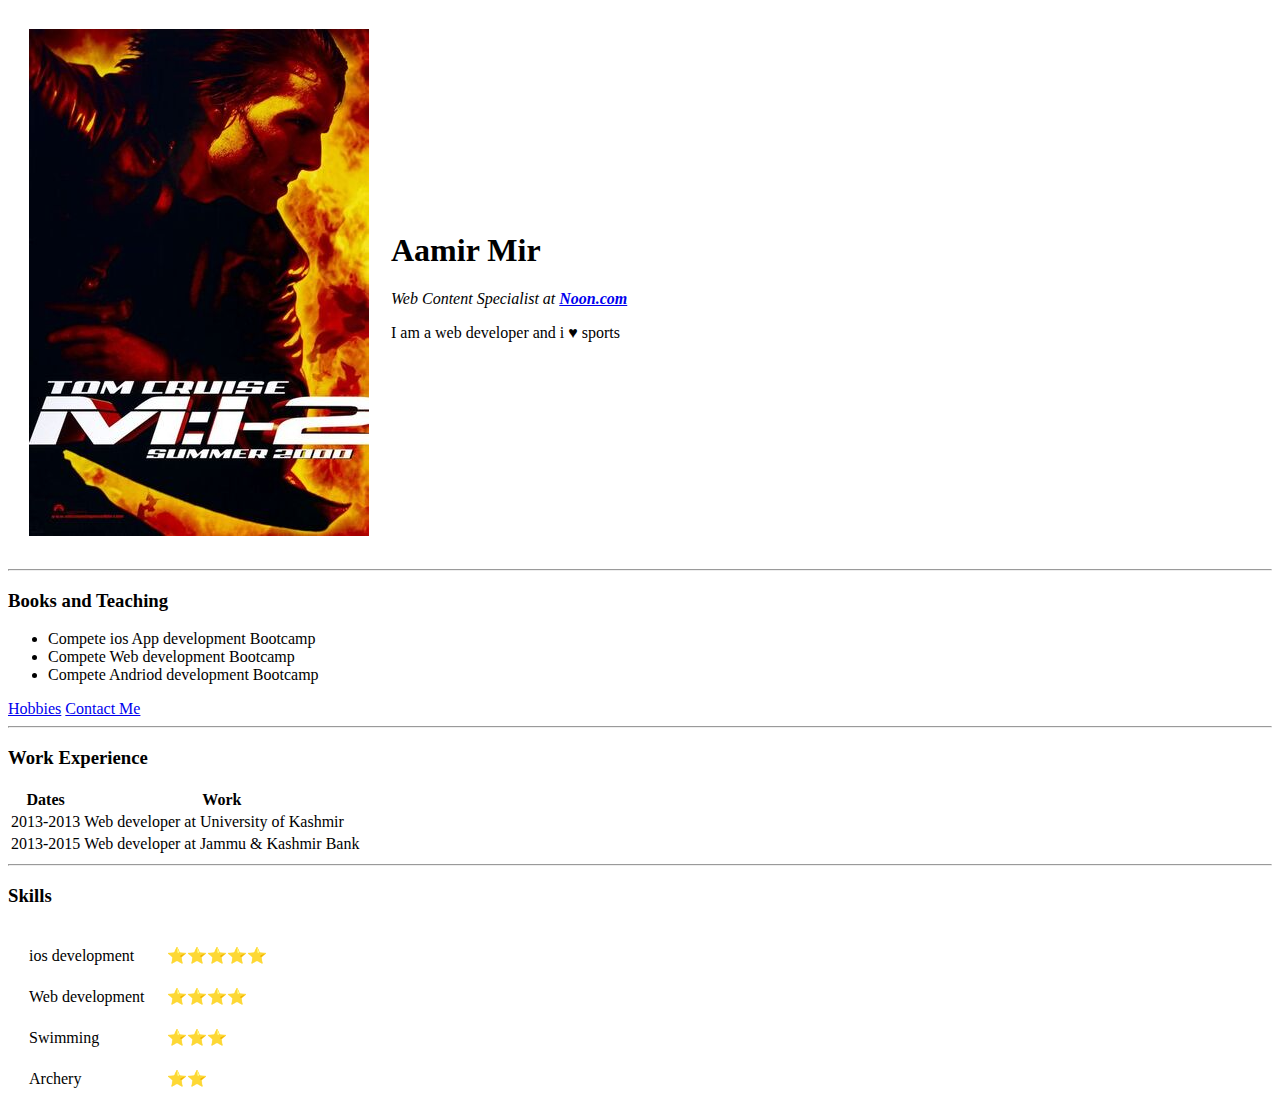
<file: index.html>
<!DOCTYPE html>
<html lang="en" dir="ltr">

<head>
  <meta charset="utf-8">
  <title>Aamir's Personal Site</title>
</head>

<body>
  <table cellspacing="20">
    <tr>
      <td><img src="aamir.jpg" alt="Aamir Mir's profile picture"></td>
      <td><h1>Aamir Mir</h1>  <p><em>Web Content Specialist at <strong> <a href="https://www.noon.com/">Noon.com</a></strong> </em></p>
        <p>I am a web developer and i ♥ sports</p></td>
    </tr>
  </table>

  <hr>
  <h3>Books and Teaching </h3>
  <ul>
    <li>Compete ios App development Bootcamp</li>
    <li>Compete Web development Bootcamp</li>
    <li>Compete Andriod development Bootcamp</li>
  </ul>
  <a href="hobbies.html">Hobbies</a>
  <a href="contact-me.html">Contact Me</a>
  <hr>
<h3>Work Experience</h3>
<table>
  <thead>
    <th>Dates</th>
    <th>Work</th>
  </thead>

  <tbody>
    <tr>
      <td>2013-2013</td>
      <td>Web developer at University of Kashmir</td>
    </tr>
    <tr>
      <td>2013-2015</td>
      <td> Web developer at Jammu & Kashmir Bank</td>
    </tr>
  </tbody>
  <tfoot>

  </tfoot>
</table>
<hr>
<h3>Skills</h3>
<table cellspacing="20">
  <tr>
    <td>ios development </td><td>⭐⭐⭐⭐⭐</td>
  </tr>
  <tr>
  <td> Web development </td><td>⭐⭐⭐⭐</td>
  </tr>
  <tr>
    <td> Swimming </td><td>⭐⭐⭐</td>
  </tr>
  <tr>
    <td>Archery </td><td>⭐⭐</td>
  </tr>
</table>


</body>

</html>
</file>
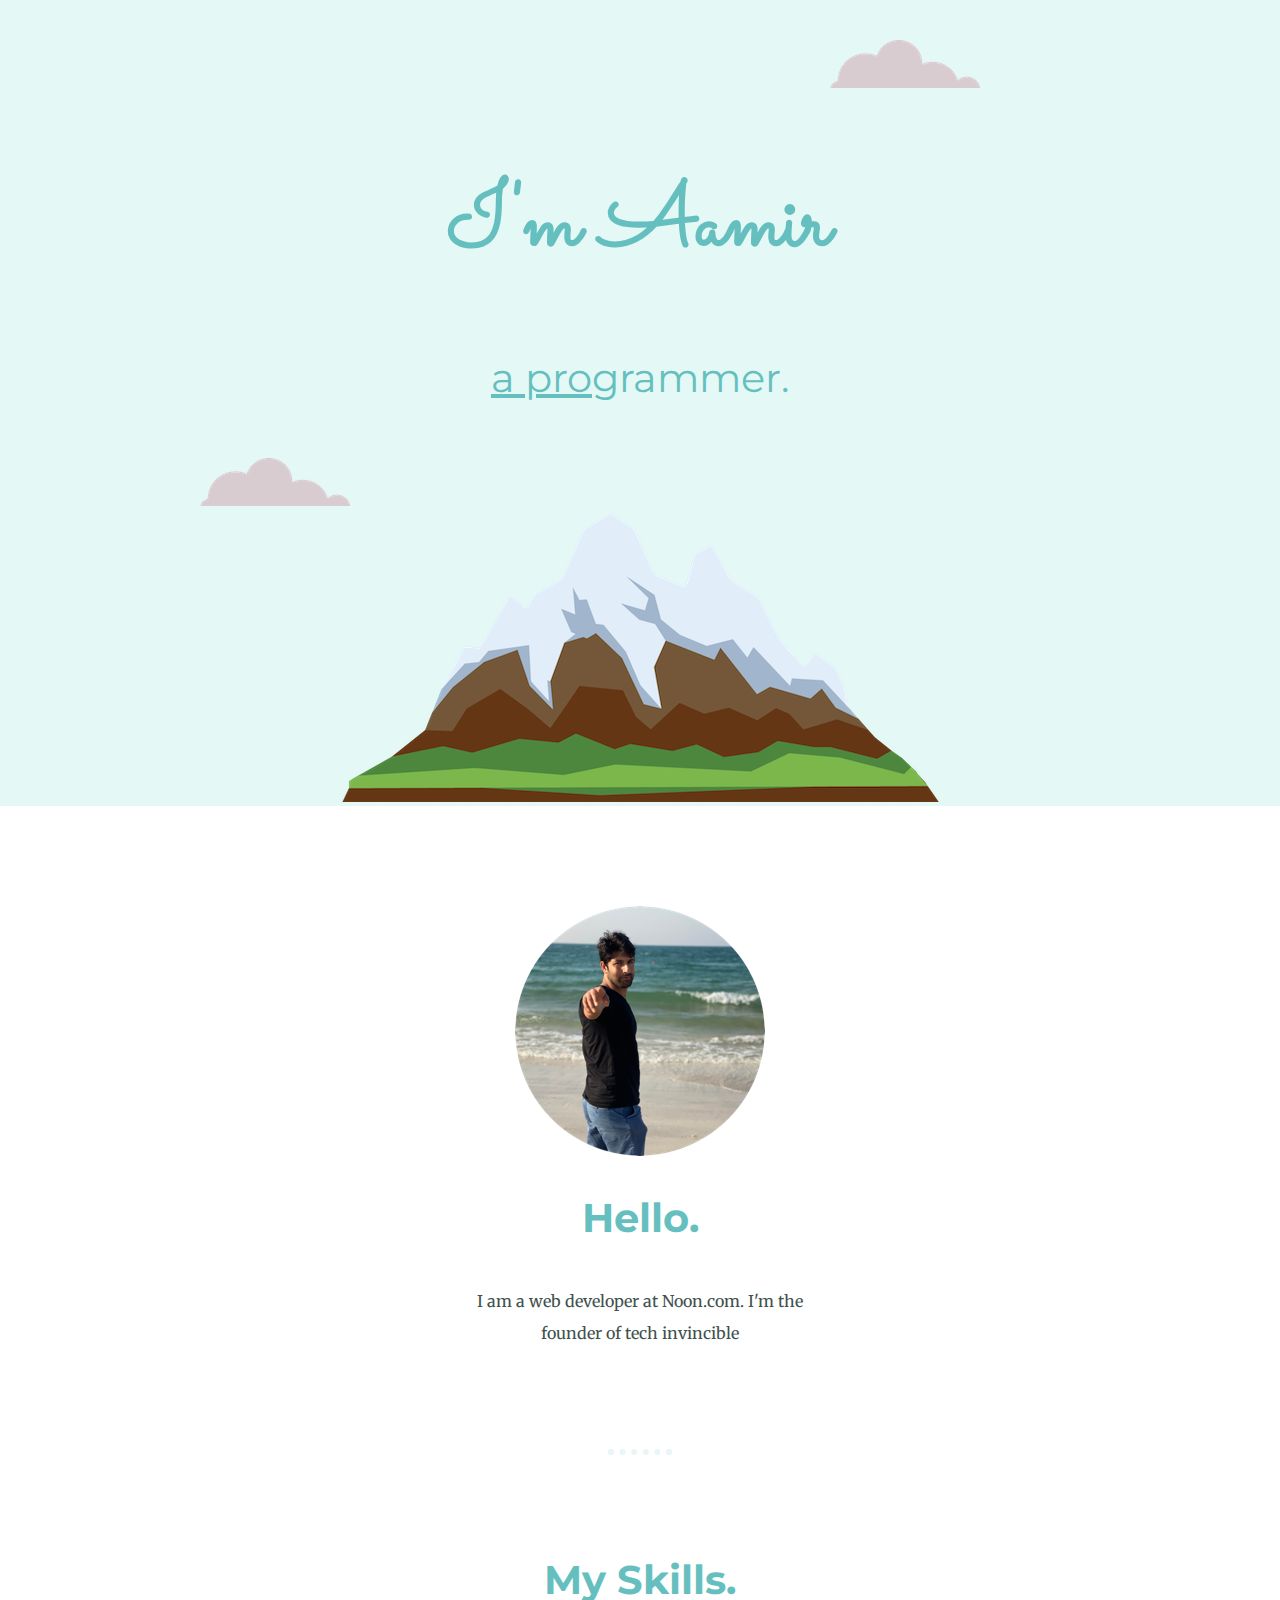
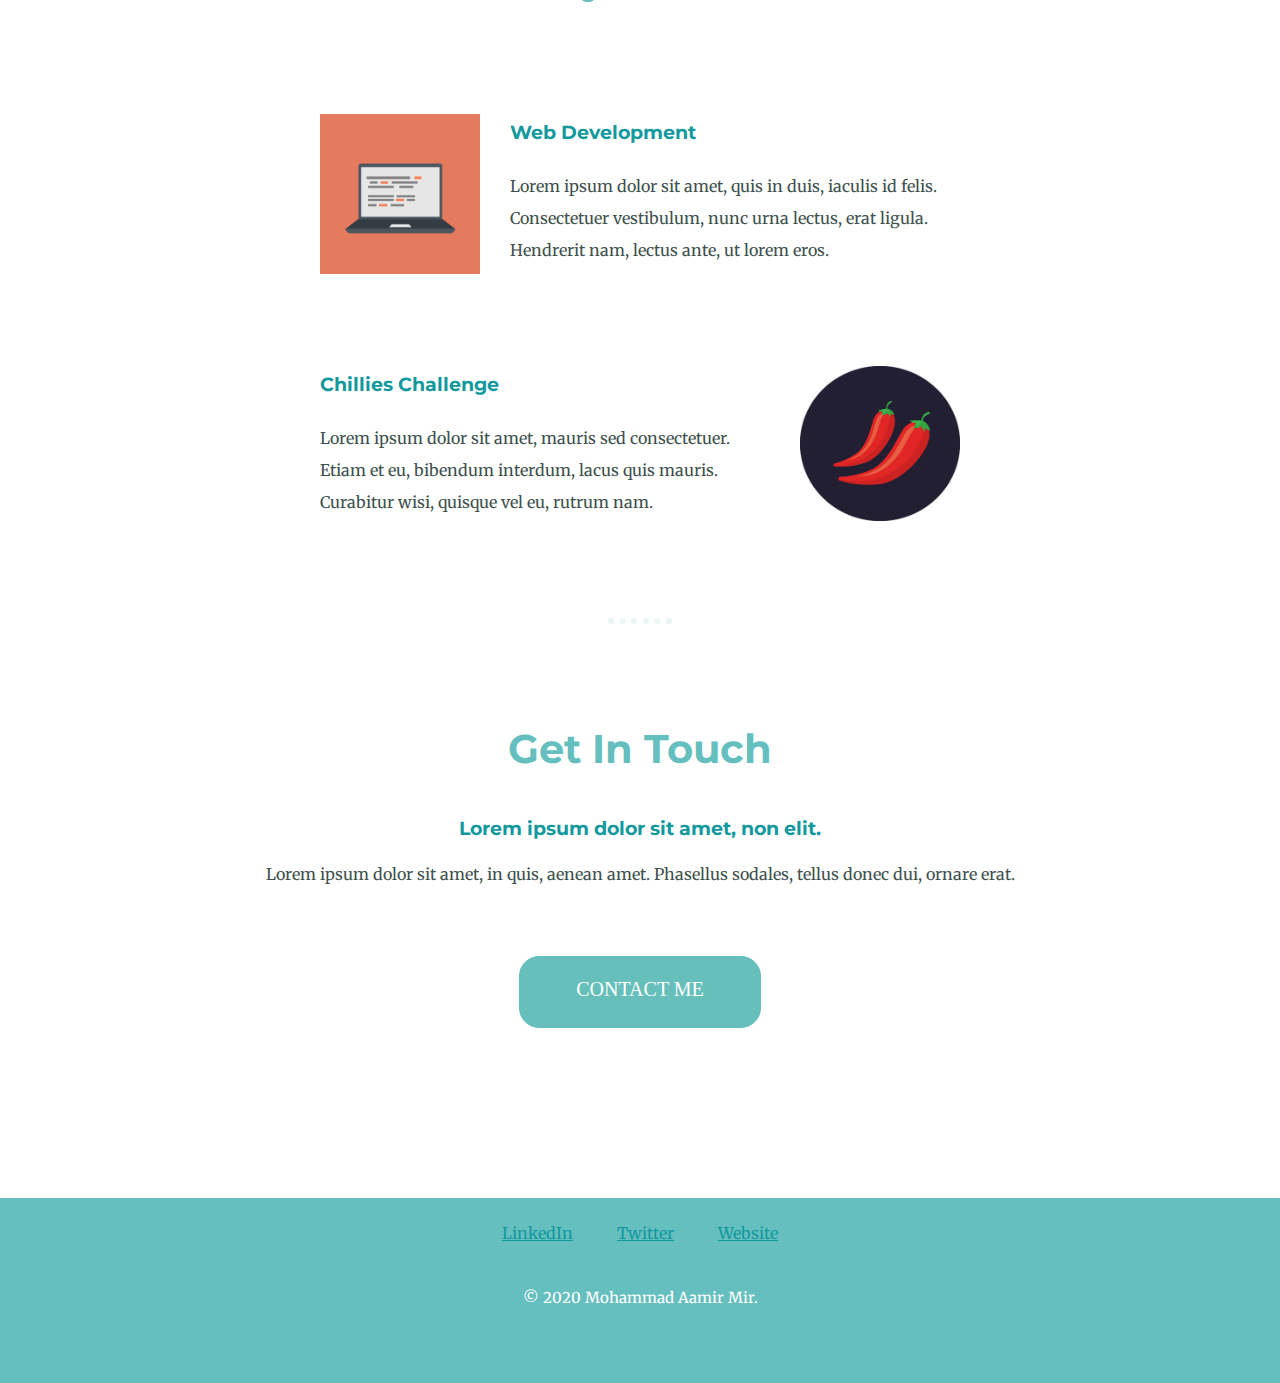
<file: CSS - My Site/index.html>
<!DOCTYPE html>
<html lang="en" dir="ltr">
  <head>
    <meta charset="utf-8">
    <title>Mohammad Aamir Mir</title>
    <link rel="stylesheet" href="css/styles.css">
    <link rel="icon" href="favicon.ico">
    <link href="https://fonts.googleapis.com/css?family=Merriweather|Montserrat|Sacramento&display=swap" rel="stylesheet">
  </head>
  <body>
    <div class="top-container">
      <img class="top-cloud" src="images/cloud.png" alt="cloud-img ">
      <h1>I'm Aamir</h1>
      <h2 class="pro"><span>a pro</span>grammer.</h2>
      <img class="bottom-cloud" src="images/cloud.png" alt="cloud-img ">
      <img src="images/mountain.png" alt="mountain-img ">
    </div>
    <div class="middle-container">
      <div class="profile">
        <img src="images/propic.png" alt="profile-pic">
        <h2>Hello.</h2>
        <p class="intro">I am a web developer at Noon.com. I'm the founder of tech invincible</p>
      </div>
      <hr>
      <div class="skills">
        <h2>My Skills.</h2>
        <div class="skill-row">
          <img class="code-img" src="images/computer.png" alt="skills-img">
          <h3>Web Development</h3>
          <p class="code-skill-description">Lorem ipsum dolor sit amet, quis in duis, iaculis id felis. Consectetuer vestibulum, nunc urna lectus, erat ligula. Hendrerit nam, lectus ante, ut lorem eros.</p>
        </div>
        <div class="skill-row">
          <img class="chillie-img" src="images/chillies.png" alt="chillies-img">
          <h3>Chillies Challenge</h3>
          <p class="chillie-skill-description">Lorem ipsum dolor sit amet, mauris sed consectetuer. Etiam et eu, bibendum interdum, lacus quis mauris. Curabitur wisi, quisque vel eu, rutrum nam.</p>
        </div>
      </div>
      <hr>
      <div class="contact-me">
        <h2>Get In Touch</h2>
        <h3>Lorem ipsum dolor sit amet, non elit.</h3>
        <p>Lorem ipsum dolor sit amet, in quis, aenean amet. Phasellus sodales, tellus donec dui, ornare erat.</p>
        <a class="contact_me" href="mailto:aamir.mir@gmail.com">CONTACT ME</a></a>
      </div>
    </div>


    <div class="bottom-container">
      <a class="footer-link" href="https://www.linkedin.com/">LinkedIn</a>
      <a class="footer-link" href="https://twitter.com/">Twitter</a>
      <a class="footer-link" href="https://www.appbrewery.co/">Website</a>
      <p>© 2020 Mohammad Aamir Mir.</p>
    </div>

  </body>
</html>
</file>
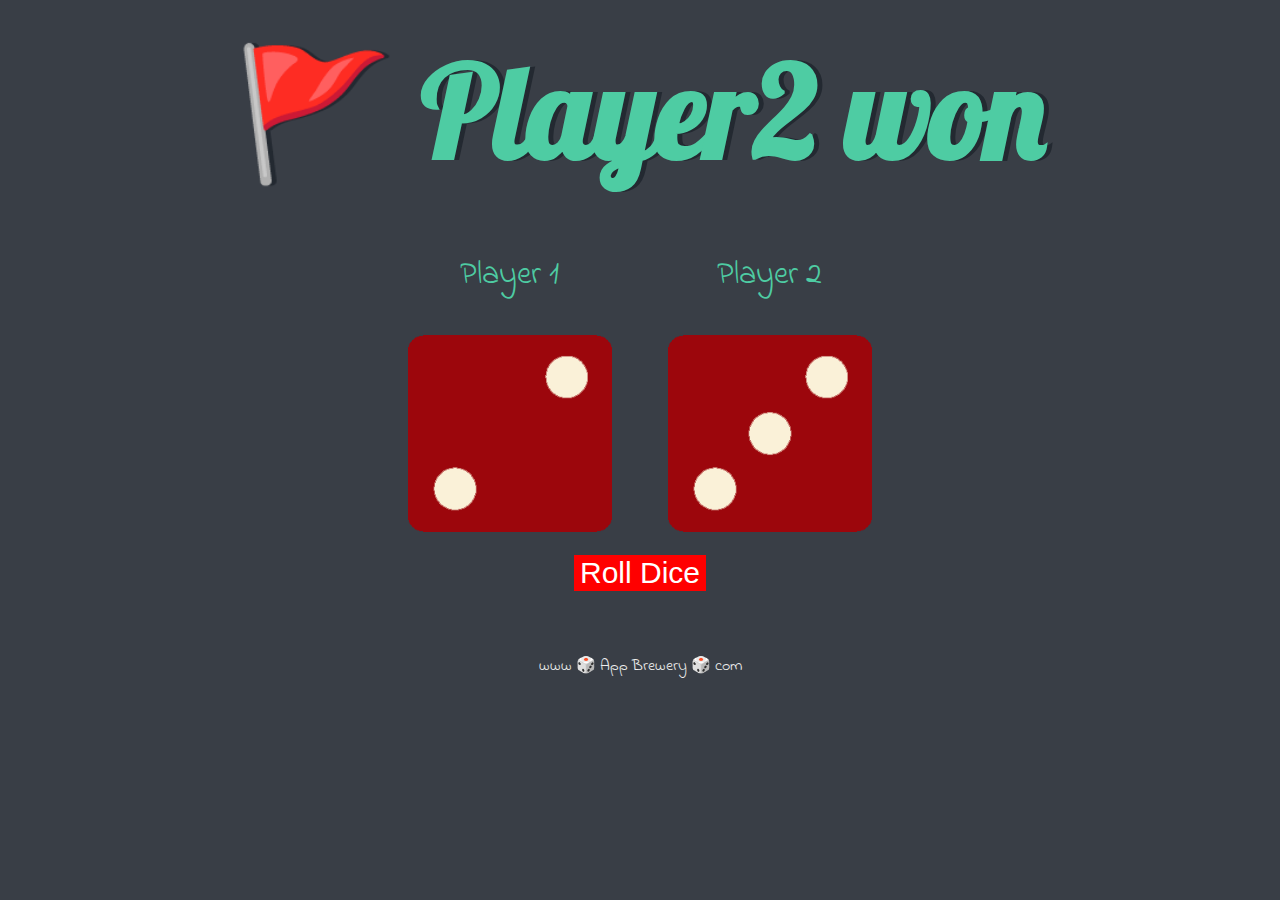
<file: Dicee-Challenge/index.html>
<!DOCTYPE html>
<html lang="en" dir="ltr">
  <head>
    <meta charset="utf-8">
    <title>Dicee</title>
    <link rel="stylesheet" href="styles.css">
    <link href="https://fonts.googleapis.com/css?family=Indie+Flower|Lobster" rel="stylesheet">
  <link rel="icon" href="https://raw.githubusercontent.com/mohdamirmir/cv/master/CSS%20-%20My%20Site/favicon.ico">

  </head>
  <body>

    <div class="container">
      <h1>Refresh Me</h1>

      <div class="dice">
        <p>Player 1</p>
        <img class="img1" src="images/dice6.png">
      </div>

      <div class="dice">
        <p>Player 2</p>
        <img class="img2" src="images/dice6.png">
      </div>

    </div>
    <div class="btn">
      <button id = "btn" type="button" name="button" value="Roll Dice" onclick="location.reload()" >Roll Dice</button>

    </div>
    <script src="index.js" type="text/javascript">
    </script>
  </body>

  <footer>
    www 🎲 App Brewery 🎲 com
  </footer>
</html>
</file>
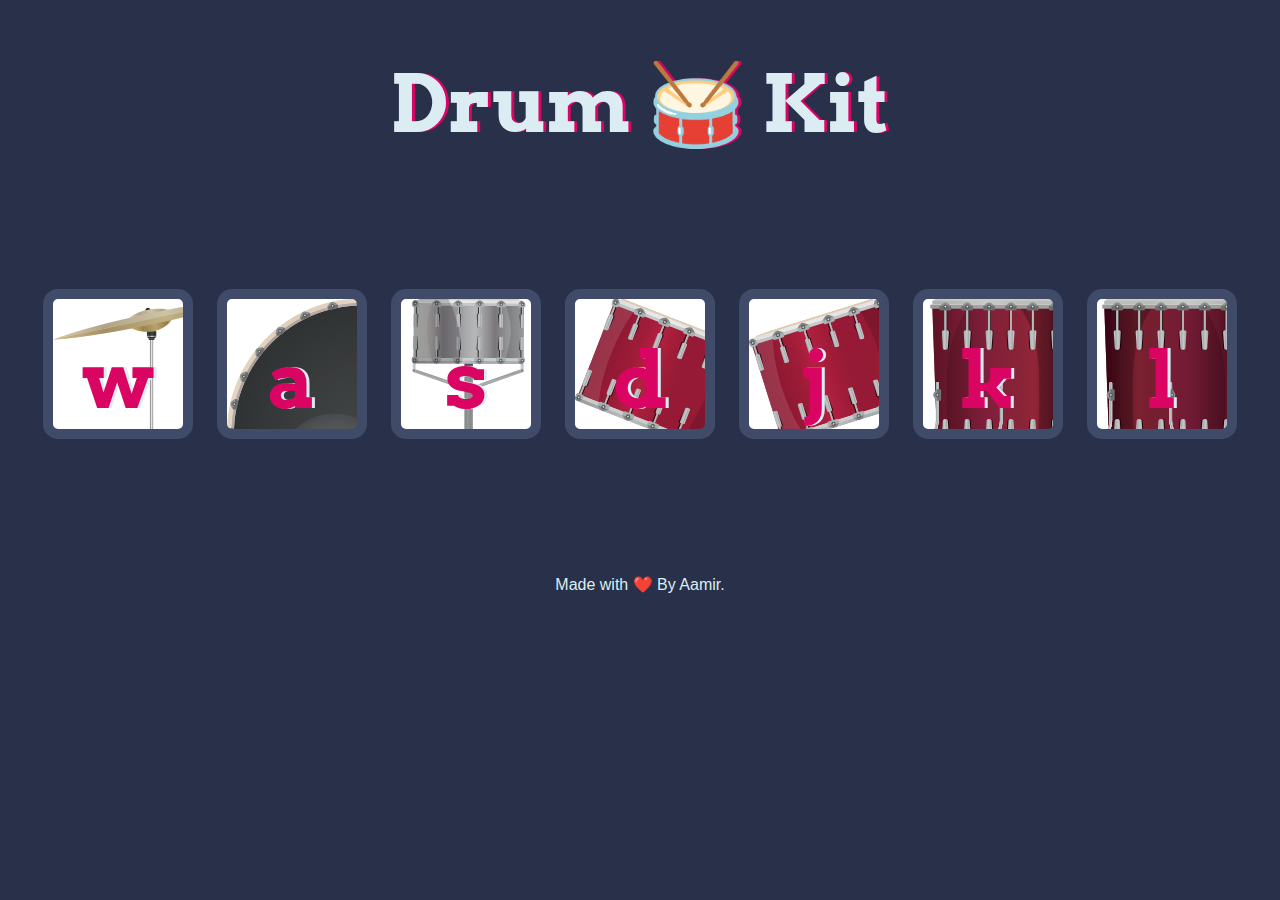
<file: drum-kit/index.html>
<!DOCTYPE html>
<html lang="en" dir="ltr">

<head>
  <meta charset="utf-8">
  <title>Drum Kit</title>
  <link rel="stylesheet" href="styles.css">
  <link href="https://fonts.googleapis.com/css?family=Arvo" rel="stylesheet">
  <link rel="icon" href="https://raw.githubusercontent.com/mohdamirmir/cv/master/CSS%20-%20My%20Site/favicon.ico">

</head>

<body>

  <h1 id="title">Drum 🥁 Kit</h1>
  <div class="set">
    <button class="w drum">w</button>
    <button class="a drum">a</button>
    <button class="s drum">s</button>
    <button class="d drum">d</button>
    <button class="j drum">j</button>
    <button class="k drum">k</button>
    <button class="l drum">l</button>
  </div>


  <script src="index.js" type="text/javascript">

  </script>

</body>

  <footer>
    Made with ❤️ By Aamir.
  </footer>




</html>
</file>
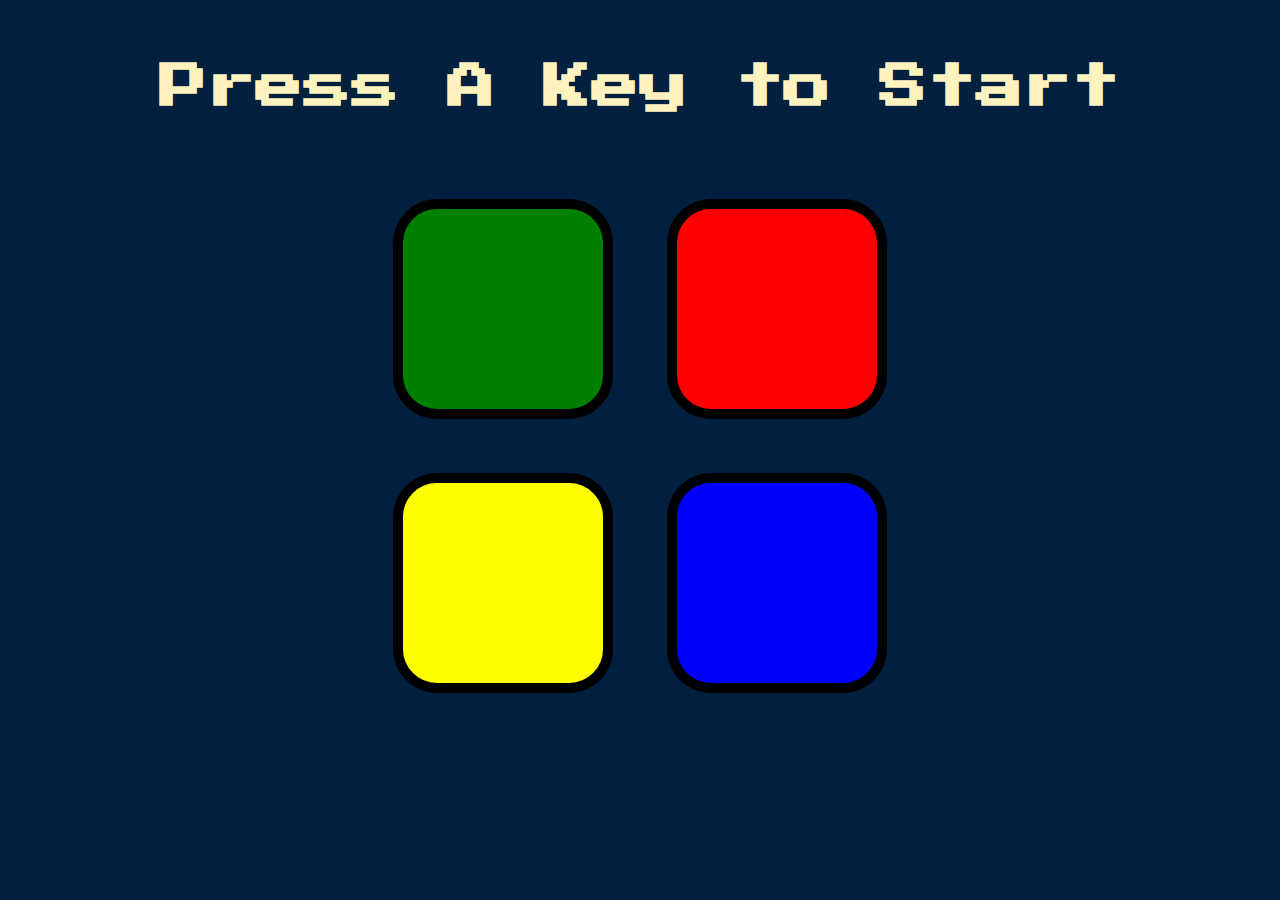
<file: Simons-game/index.html>
<!DOCTYPE html>
<html lang="en" dir="ltr">

<head>
  <meta charset="utf-8">
  <title>Simon</title>
  <link rel="stylesheet" href="styles.css">
  <link href="https://fonts.googleapis.com/css?family=Press+Start+2P" rel="stylesheet">
</head>

<body>
  <h1 id="level-title">Press A Key to Start</h1>
  <div class="container">
    <div class="row">

      <div type="button" id="green" class="btn green">

      </div>

      <div type="button" id="red" class="btn red">

      </div>
    </div>

    <div class="row">

      <div type="button" id="yellow" class="btn yellow">

      </div>
      <div type="button" id="blue" class="btn blue">

      </div>

    </div>

  </div>

  <script src="https://ajax.googleapis.com/ajax/libs/jquery/3.5.1/jquery.min.js"></script>
  <script src="game.js" type="text/javascript">

</script>
</body>

</html>
</file>
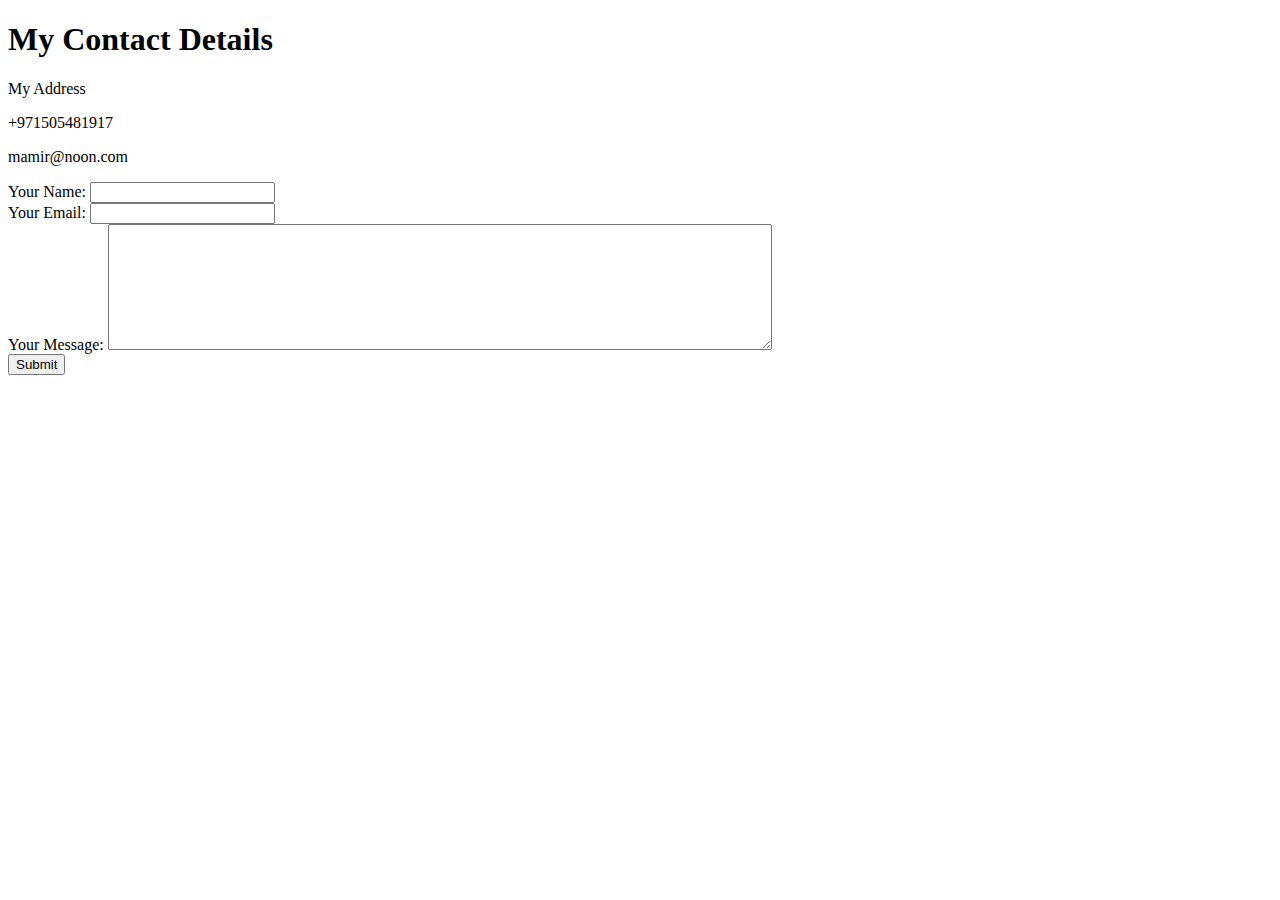
<file: contact-me.html>
<!DOCTYPE html>
<html lang="en" dir="ltr">
  <head>
    <meta charset="utf-8">
    <title>Contact Me</title>
  </head>
  <body>
    <h1>My Contact Details</h1>
    <p>My Address</p>
    <p>+971505481917</p>
    <p>mamir@noon.com</p>

    <form class="" action="mailto:aamir.mir111@gmail.com" method="post" enctype="text/plain">
      <label> Your Name:</label>
      <input type="text" name="yourname" value=""><br>
      <label> Your Email:</label>
      <input type="email" name="youremail" value=""><br>
      <label> Your Message:</label>
      <textarea name="yourmessage" rows="8" cols="80"></textarea><br>
      <input type="submit" name="" >

    </form>
  </body>
</html>
</file>
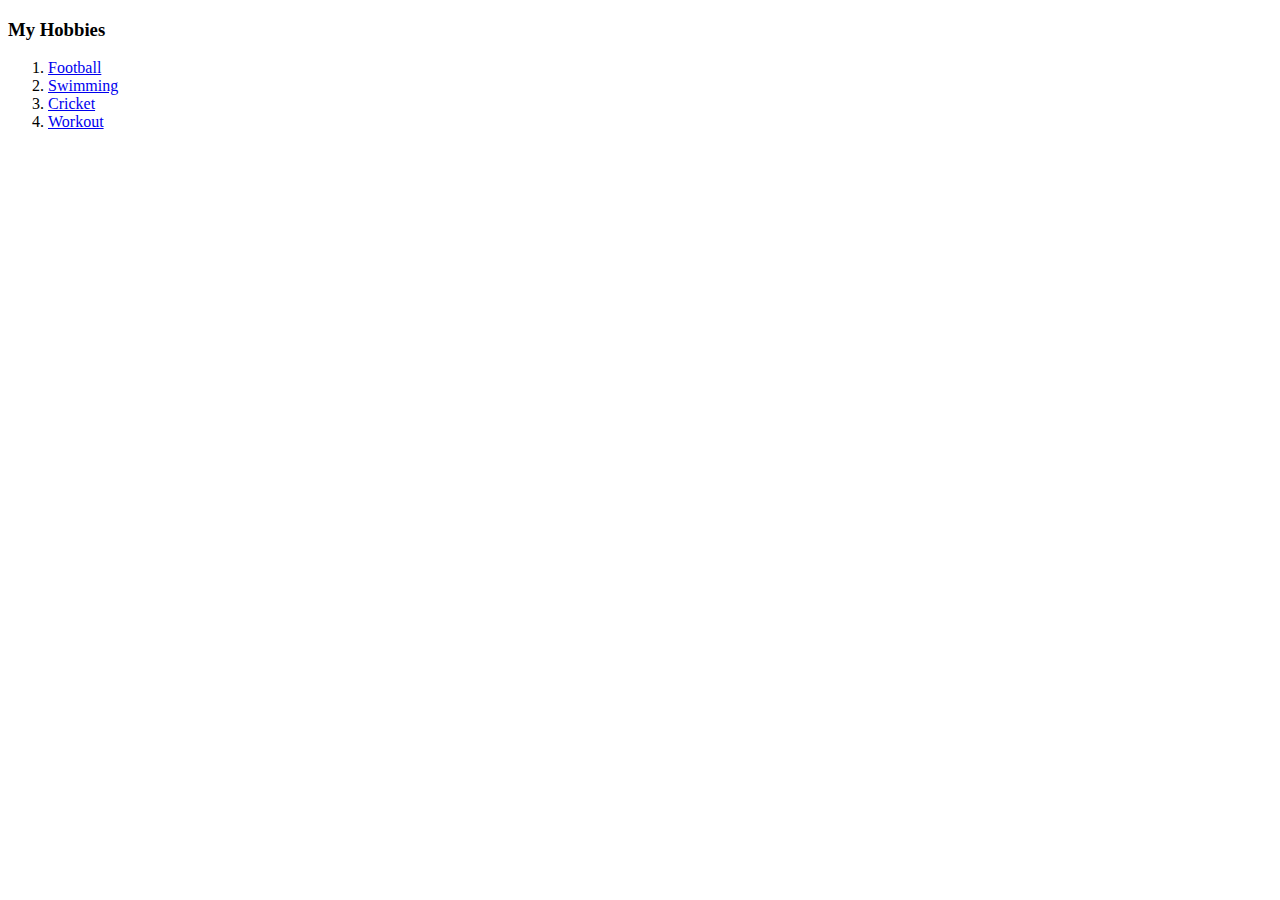
<file: hobbies.html>
<!DOCTYPE html>
<html lang="en" dir="ltr">
  <head>
    <meta charset="utf-8">
    <title>Hobbies</title>
  </head>
  <body>
    <h3>My Hobbies</h3>
    <ol>
      <li><a href="www.espn.com">Football</a></li>
      <li><a href="www.espn.com">Swimming</a></li>
      <li><a href="www.espn.com">Cricket</a></li>
      <li><a href="www.espn.com">Workout</a></li>
    </ol>
  </body>
</html>
</file>
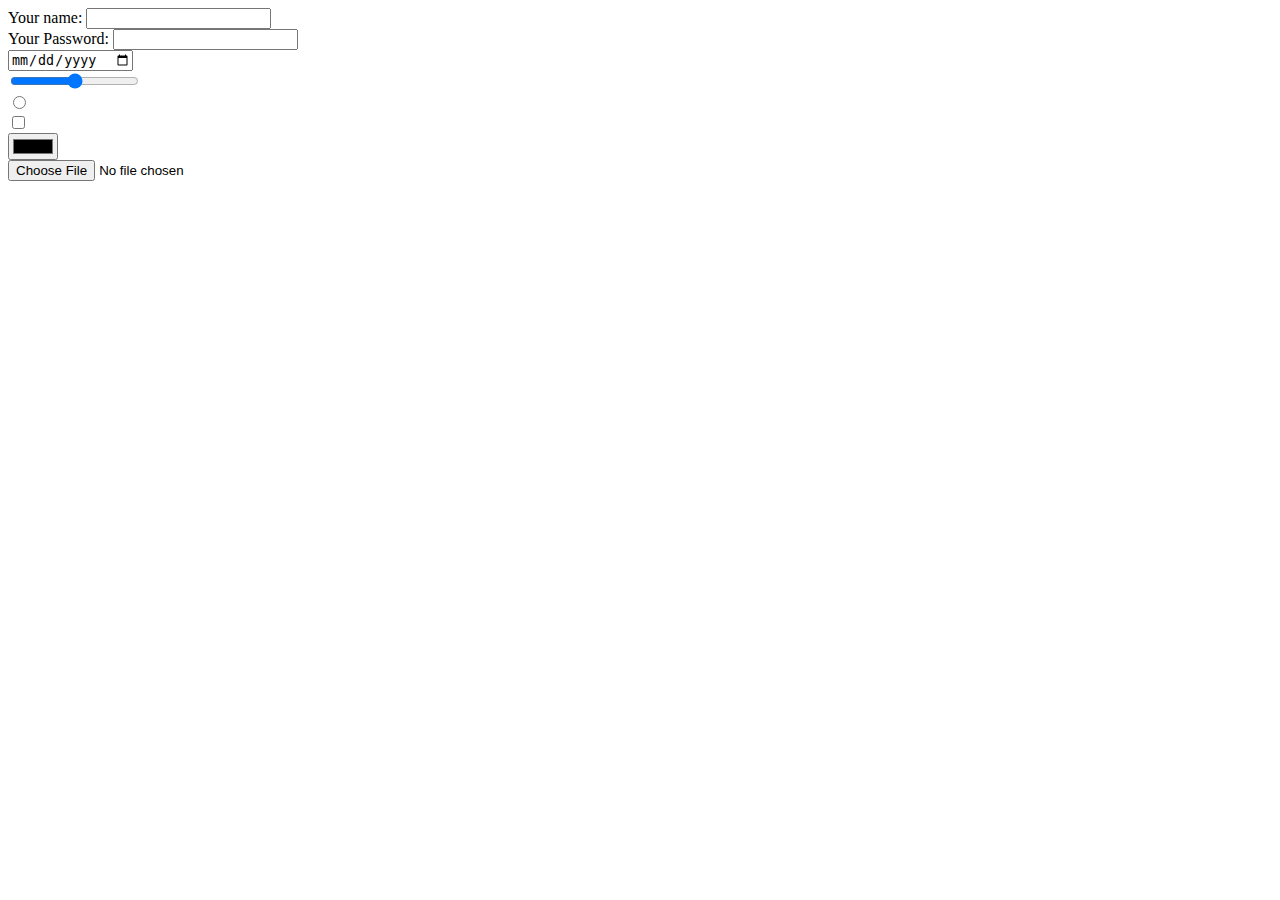
<file: inputs.html>
<!DOCTYPE html>
<html lang="en" dir="ltr">
  <head>
    <meta charset="utf-8">
    <title></title>
  </head>
  <body>
    <form class="" action="index.html" method="post">
      <label for="">Your name:</label>
      <input type="text" name="" value=""><br>
      <label for="">Your Password:</label>
      <input type="password" name="" value=""><br>
      <input type="date" name="" value=""><br>
      <input type="range" name="" value=""><br>
      <input type="radio" name="" value=""><br>
      <input type="checkbox" name="" value=""><br>
      <input type="color" name="" value=""><br>
      <input type="file" name="" value="">
    </form>
  </body>
</html>
</file>
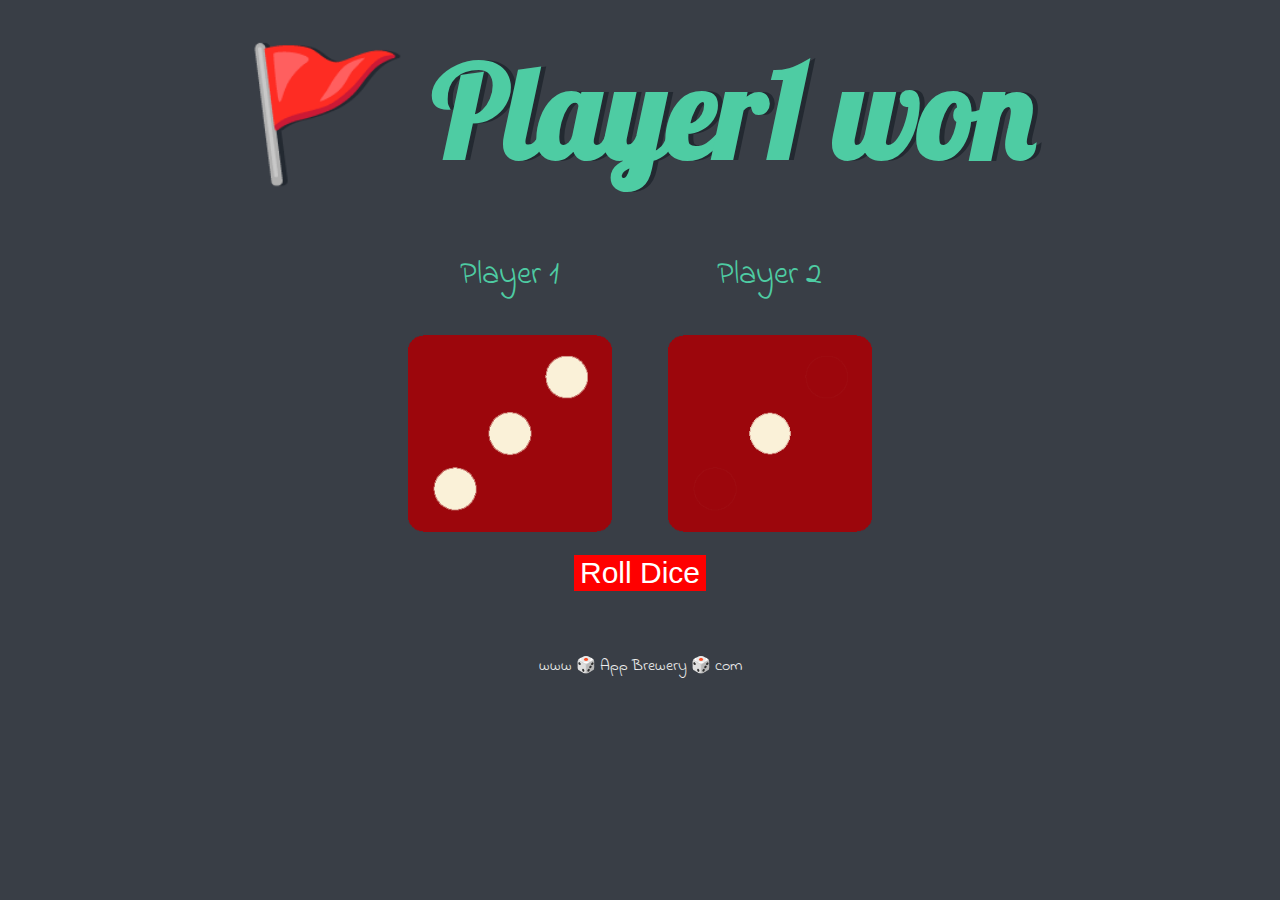
<file: Dicee-Challenge/dicee.html>
<!DOCTYPE html>
<html lang="en" dir="ltr">
  <head>
    <meta charset="utf-8">
    <title>Dicee</title>
    <link rel="stylesheet" href="styles.css">
    <link href="https://fonts.googleapis.com/css?family=Indie+Flower|Lobster" rel="stylesheet">

  </head>
  <body>

    <div class="container">
      <h1>Refresh Me</h1>

      <div class="dice">
        <p>Player 1</p>
        <img class="img1" src="images/dice6.png">
      </div>

      <div class="dice">
        <p>Player 2</p>
        <img class="img2" src="images/dice6.png">
      </div>

    </div>
    <div class="btn">
      <button id = "btn" type="button" name="button" value="Roll Dice" onclick="location.reload()" >Roll Dice</button>

    </div>
    <script src="index.js" type="text/javascript">
    </script>
  </body>

  <footer>
    www 🎲 App Brewery 🎲 com
  </footer>
</html>
</file>
<file: CSS - My Site/css/styles.css>
body {
  margin: 0;
  text-align: center;
  font-family: 'Merriweather', serif;
  color: #40514E;
}

h1 {
  font-size: 5.625em;
  margin: 50 auto 0 auto;
  font-family: 'Sacramento', cursive;
  color: #66BFBF;
}

h2 {
  font-family: 'Montserrat', sans-serif;
  font-size: 2.5rem;
  color: #66BFBF;
  padding-bottom: 10px;
}

a {
  color: #11999E;
}


a:hover{
  color: #FFFFFF;
}


h3 {
  font-family: 'Montserrat', sans-serif;
  color: #11999E;
  font-weight: bold;
}

p{
  line-height: 2;
}

.top-container {
  background-color: #E4F9F5;
  position: relative;
  padding-top: 100px;

}

.middle-container {
  margin: 100px 0;
}

.bottom-container {
  background-color: #66BFBF;
  height: 160px;
  padding-top: 25px;
}

.bottom-container a{
  margin: 0 20px;

}

.bottom-container p{
  color: white;
  margin: 40px;
  font-size: 15px;
}


span {
text-decoration: underline;

}

  .top-cloud{
    position: absolute;
    right: 300px;
    top: 40px;
  }

 .bottom-cloud {
   position: absolute;
   left: 200px;
   bottom: 300px;
 }


.pro {
  font-weight: normal;
}

.intro{
width: 30%;
margin: auto;

}

.skill-row {
  width: 50%;
  margin: 100px auto 100px auto;
  text-align: left;
  line-height: 2;
  }

.code-img{
  width: 25%;
  float: left;
  margin-right: 30px;
}

.chillie-img{
  width: 25%;
  float: right;
  margin-left: 30px;

}

hr{
border: dotted #EAF6F6 6px;
border-bottom: none;
width: 4%;
margin: 100px auto;
}

.contact-message{
  width: 40%;
  margin: 40px auto 60px;
}


.contact_me{
  background: #66BFBB;
  border-radius: 20px;
  height: 15px;
  line-height: 15px;
  color: #FFFFFF;
  font-family: Open Sans;
  width: 190px;
  font-size: 20px;
  font-weight: 100;
  padding: 25px;
  padding-bottom: 30px;
  border: solid #66BFBF 1px;
  text-decoration: none;
  display: inline-block;
  cursor: pointer;
  text-align: center;
  text-decoration-color: #FFFFFF;
  box-shadow: 1px 1px 0px 0px #FFFFFF;
  margin-top: 50px;
  margin-bottom: 70px;


}


button:focus {outline:0;}



/* .contact_me {
   background: #66BFBB;
   background-image: -webkit-linear-gradient(top, #66BFBB, #66BFBF);
   background-image: -moz-linear-gradient(top, #66BFBB, #66BFBF);
   background-image: -ms-linear-gradient(top, #66BFBB, #66BFBF);
   background-image: -o-linear-gradient(top, #66BFBB, #66BFBF);
   background-image: linear-gradient(to bottom, #66BFBB, #66BFBF);
   -webkit-border-radius: 20px;
   -moz-border-radius: 20px;
   border-radius: 20px;
   height: 15px;
   line-height: 15px;
   color: #FFFFFF;
   font-family: Open Sans;
   width: 171px;
   font-size: 29px;
   font-weight: 100;
   padding: 25px;
   box-shadow: 1px 1px 0px 0px #FFFFFF;
   -webkit-box-shadow: 1px 1px 0px 0px #FFFFFF;
   -moz-box-shadow: 1px 1px 0px 0px #FFFFFF;
   text-shadow: 1px 1px 20px #000000;
   border: solid #66BFBF 1px;
   text-decoration: none;
   display: inline-block;
   cursor: pointer;
   text-align: center;
}

.contact_me:hover {
   border: solid #337FED 1px;
   background: #1E62D0;
   background-image: -webkit-linear-gradient(top, #1E62D0, #3D94F6);
   background-image: -moz-linear-gradient(top, #1E62D0, #3D94F6);
   background-image: -ms-linear-gradient(top, #1E62D0, #3D94F6);
   background-image: -o-linear-gradient(top, #1E62D0, #3D94F6);
   background-image: linear-gradient(to bottom, #1E62D0, #3D94F6);
   -webkit-border-radius: 20px;
   -moz-border-radius: 20px;
   border-radius: 20px;
   text-decoration: none;
} */
</file>
<file: Dicee-Challenge/styles.css>
.container {
  width: 70%;
  margin: auto;
  text-align: center;
}

.dice {
  text-align: center;
  display: inline-block;

}

body {
  background-color: #393E46;
}

h1 {
  margin: 30px;
  font-family: 'Lobster', cursive;
  text-shadow: 5px 0 #232931;
  font-size: 8rem;
  color: #4ECCA3;
}

p {
  font-size: 2rem;
  color: #4ECCA3;
  font-family: 'Indie Flower', cursive;
}

img {
  width: 80%;
}

footer {
  margin-top: 5%;
  color: #EEEEEE;
  text-align: center;
  font-family: 'Indie Flower', cursive;

}

.btn{
  text-align: center;
  margin: 15px auto;
  text-decoration-color: red;


}

button{
  width: auto;
  height: 20%;
  font-size: 30px;
  text-decoration-color: black;
  color: white;
  background-color: red;
  border: 0px;
}
</file>
<file: drum-kit/styles.css>
body {
  text-align: center;
  background-color: #283149;
}

h1 {
  font-size: 5rem;
  color: #DBEDF3;
  font-family: "Arvo", cursive;
  text-shadow: 3px 0 #DA0463;

}

footer {
  color: #DBEDF3;
  font-family: sans-serif;
}

.w {
  background-image: url("images/crash.png");
}

.a {
  background-image: url("images/kick.png");

}

.s {
  background-image: url("images/snare.png");

}

.d {
  background-image: url("images/tom1.png");

}

.j {
  background-image: url("images/tom2.png");

}

.k {
  background-image: url("images/tom3.png");

}

.l {
  background-image: url("images/tom4.png");

}

.set {
  margin: 10% auto;
}

.game-over {
  background-color: red;
  opacity: 0.8;
}

.pressed {
  box-shadow: 0 3px 4px 0 #DBEDF3;
  opacity: 0.5;
}

.red {
  color: red;
}

.drum {
  outline: none;
  border: 10px solid #404B69;
  font-size: 5rem;
  font-family: 'Arvo', cursive;
  line-height: 2;
  font-weight: 900;
  color: #DA0463;
  text-shadow: 3px 0 #DBEDF3;
  border-radius: 15px;
  display: inline-block;
  width: 150px;
  height: 150px;
  text-align: center;
  margin: 10px;
  background-color: white;
}
</file>
<file: Simons-game/styles.css>
body {
  text-align: center;
  background-color: #011F3F;
}

#level-title {
  font-family: 'Press Start 2P', cursive;
  font-size: 3rem;
  margin:  5%;
  color: #FEF2BF;
}

.container {
  display: block;
  width: 50%;
  margin: auto;

}

.btn {
  margin: 25px;
  display: inline-block;
  height: 200px;
  width: 200px;
  border: 10px solid black;
  border-radius: 20%;
}

.game-over {
  background-color: red;
  opacity: 0.8;
}

.red {
  background-color: red;
}

.green {
  background-color: green;
}

.blue {
  background-color: blue;
}

.yellow {
  background-color: yellow;
}

.pressed {
  box-shadow: 0 0 20px white;
  background-color: grey;
}
</file>
